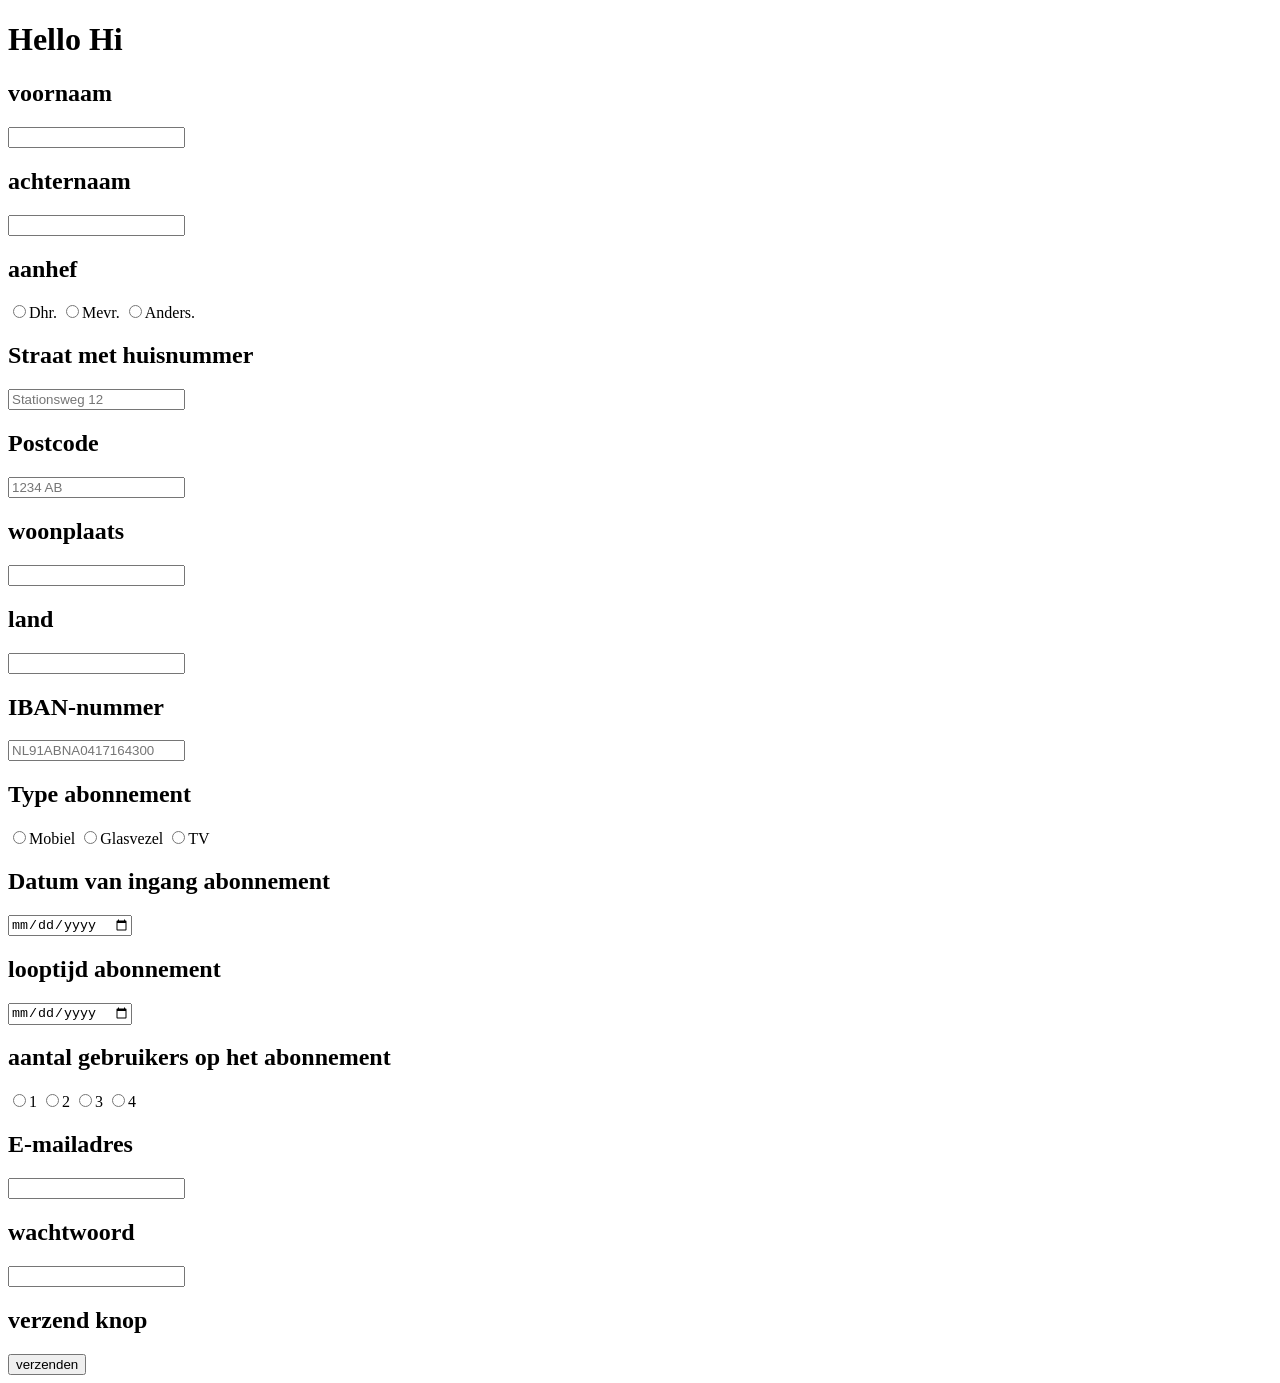
<file: 3.2/index.html>
<!DOCTYPE html>
<html lang="en">
<head>
    <meta charset="UTF-8">
    <meta name="viewport" content="width=device-width, initial-scale=1.0">
    <title>Document</title>
</head>
<body>

<h1>Hello Hi</h1>

<h2>voornaam</h2>
<input type="text" pattern="[A-Za-z\s]+" required>

<h2>achternaam</h2>
<input type="text" pattern="[A-Za-z\s]+" required>

<h2>aanhef</h2>
<input type="radio" name="Aanhef">Dhr.
<input type="radio" name="Aanhef">Mevr.
<input type="radio" name="Aanhef">Anders.

<h2>Straat met huisnummer</h2>
<input type="text" placeholder="Stationsweg 12" pattern="[0-9-A-Za-z\s]+" required>

<h2>Postcode</h2>
<input type="text" placeholder="1234 AB" pattern="[0-9-A-Za-z\s]+" required>

<h2>woonplaats</h2>
<input type="text" pattern="[A-Za-z\s]+" required>

<h2>land</h2>
<input type="text" pattern="[A-Za-z\s]+" required>

<h2>IBAN-nummer</h2>
<input type="text" pattern="[0-9-A-Za-z\s]+ required" placeholder="NL91ABNA0417164300">

<h2>Type abonnement</h2>
<input type="radio" name="abonnement">Mobiel
<input type="radio" name="abonnement">Glasvezel
<input type="radio" name="abonnement">TV

<h2>Datum van ingang abonnement</h2>
<input type="date">

<h2>looptijd abonnement</h2>
<input type="date">

<h2>aantal gebruikers op het abonnement</h2>
<input type="radio" name="gebruikers">1
<input type="radio" name="gebruikers">2
<input type="radio" name="gebruikers">3
<input type="radio" name="gebruikers">4

<h2>E-mailadres</h2>
<input type="email" pattern="[0-9-A-Za-z\s]+" required>

<h2>wachtwoord</h2>
<input type="password" pattern="[0-9-A-Za-z\s]+" required>

<h2>verzend knop</h2>
<button type="submit">verzenden</button>

    
</body>
</html>
</file>
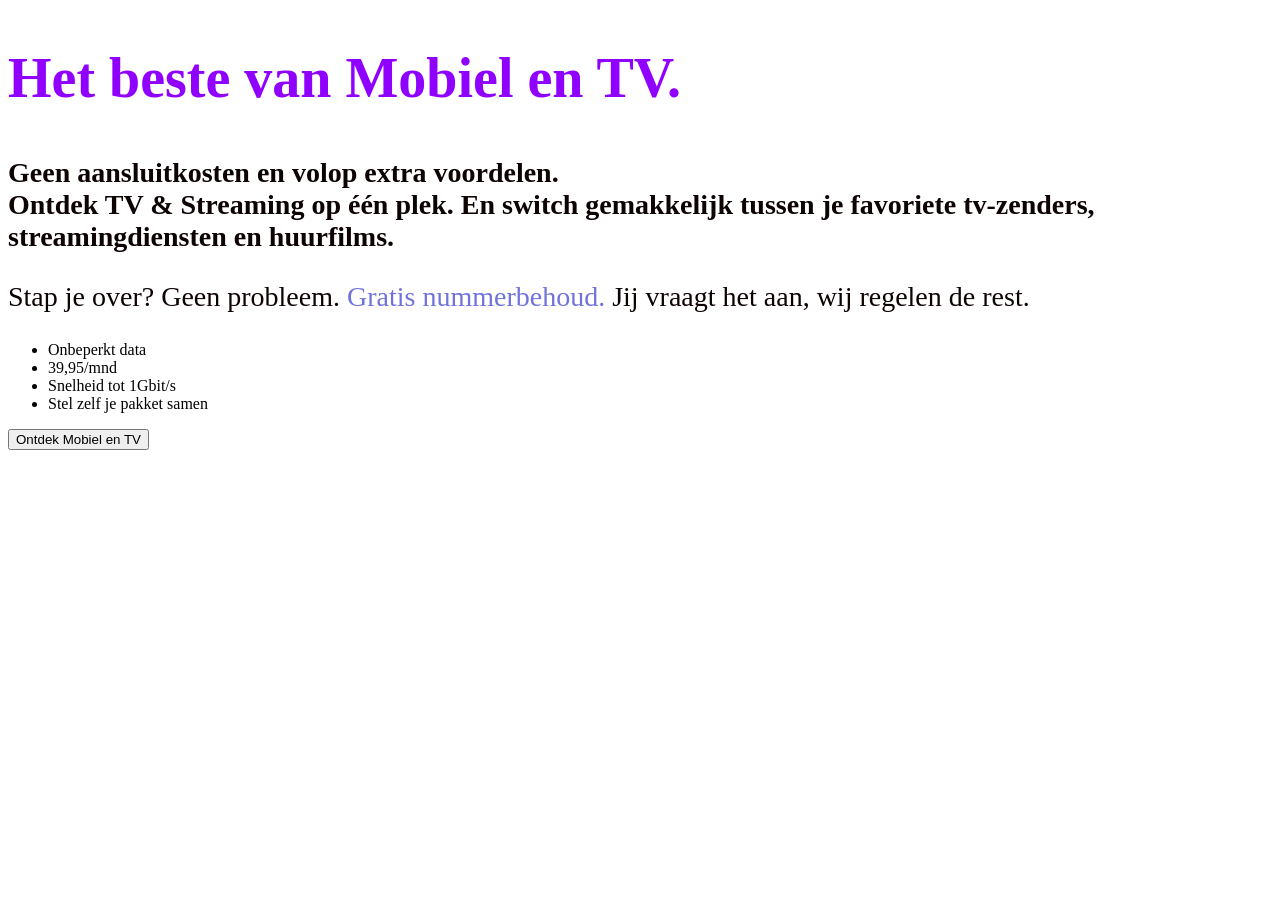
<file: 4.1/index.html>
<!DOCTYPE html>
<html lang="en">
  <head>
    <meta charset="UTF-8" />
    <meta name="viewport" content="width=device-width, initial-scale=1.0" />
    <title>Hallo Hi - Internet & Bellen</title>
    <link rel="stylesheet" href="main.css">
  </head>
  <body>
    <main class="main">
      <section class="section">
        <section class="section-left">
          <h2 class="section-title">Het beste van Mobiel en TV.</h2>
          <p class="bold">
            Geen aansluitkosten en volop extra voordelen.<br />Ontdek TV &
            Streaming op één plek. En switch gemakkelijk tussen je favoriete
            tv-zenders, streamingdiensten en huurfilms.
          </p>
          <p class="section-paragraph">
            Stap je over? Geen probleem. <a href="link">Gratis nummerbehoud.</a> Jij vraagt het
            aan, wij regelen de rest.
          </p>
          <ul class="section-list">
            <li class="section-item">Onbeperkt data</li>
            <li class="section-item">39,95/mnd</li>
            <li class="section-item">Snelheid tot 1Gbit/s</li>
            <li class="section-item">Stel zelf je pakket samen</li>
          </ul>
          <button class="section-button">Ontdek Mobiel en TV</button>
        </section>
      </section>
    </main>
  </body>
</html>
</file>
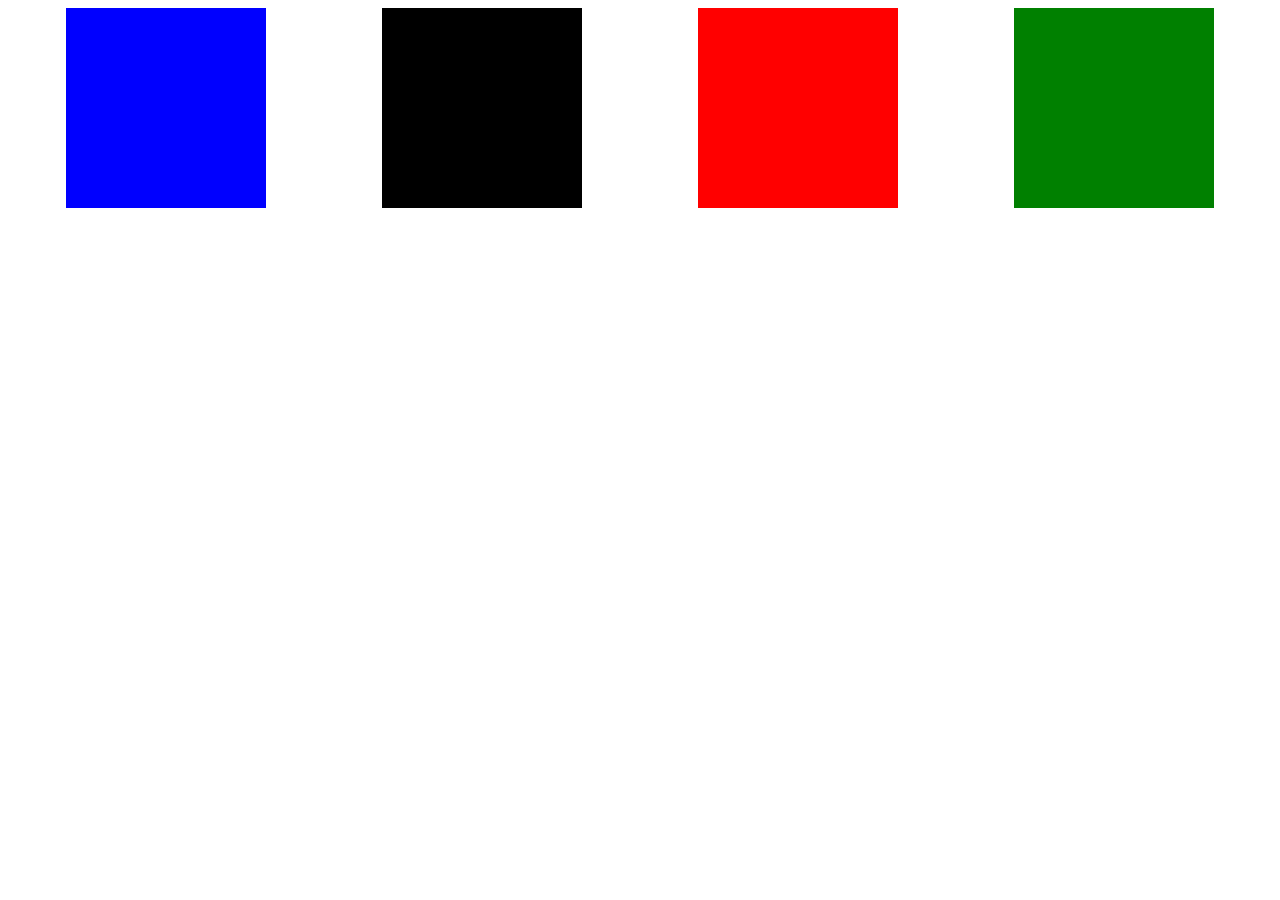
<file: 6.1/index.html>
<!DOCTYPE html>
<html lang="en">
<head>
    <meta charset="UTF-8">
    <meta name="viewport" content="width=device-width, initial-scale=1.0">
    <title>Document</title>
    <link rel="stylesheet" href="main.css">
</head>
<body>

    <div class="container">
            <div class="block-1"></div>
            <div class="block-2"></div>
            <div class="block-3"></div>
            <div class="block-4"></div>
    </div>
    
</body>
</html>
</file>
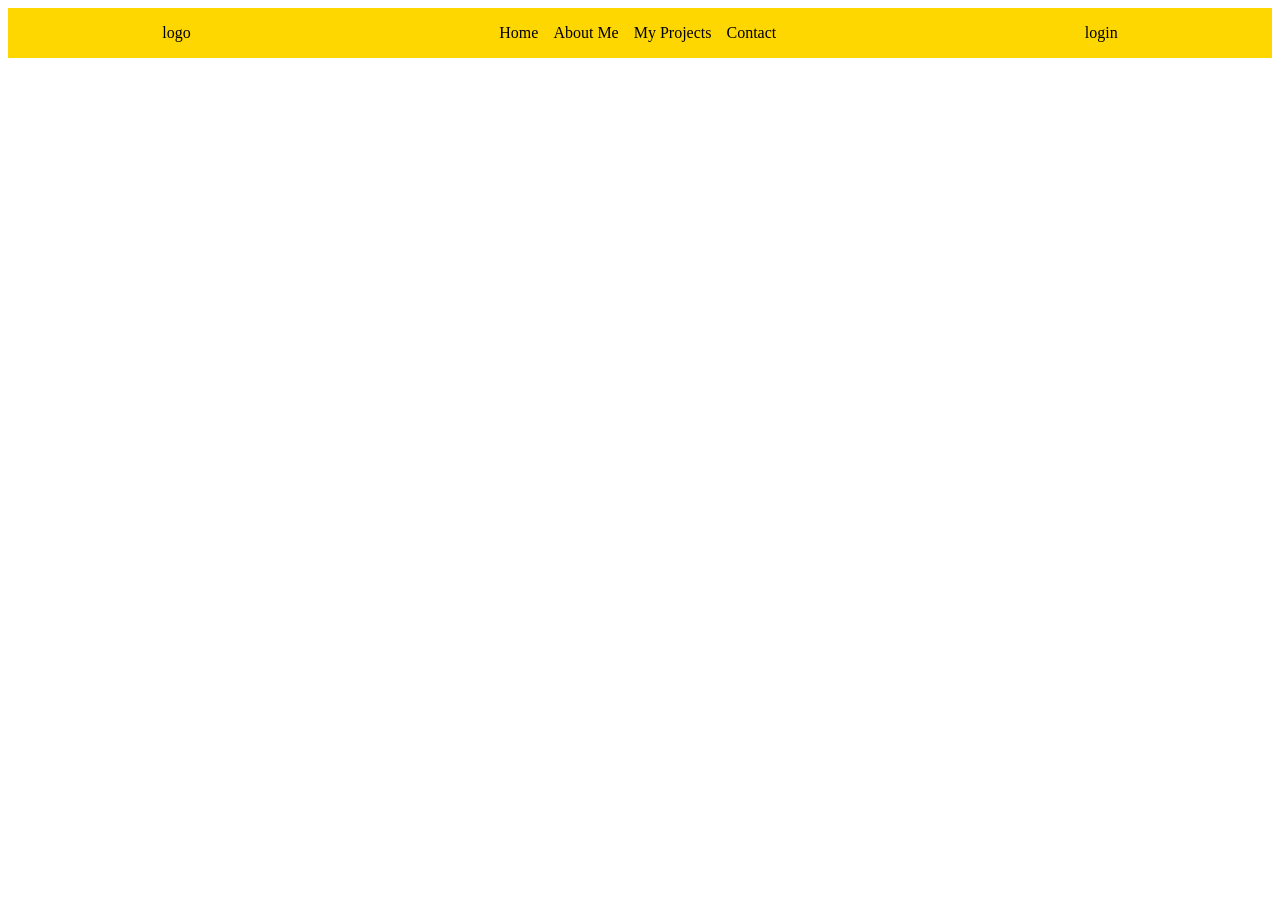
<file: 6.3/index.html>
<!DOCTYPE html>
<html lang="en">
<head>
    <meta charset="UTF-8">
    <meta name="viewport" content="width=device-width, initial-scale=1.0">
    <title>Document</title>
    <link rel="stylesheet" href="main.css">
</head>
<body>
    
    <nav>

        <div class="links">logo</div>
        <div class="midden">
            <p>Home</p>
            <p>About Me</p>
            <p>My Projects</p>
            <p>Contact</p>
        </div>
        <div class="rechts">login</div>

    </nav>


</body>
</html>
</file>
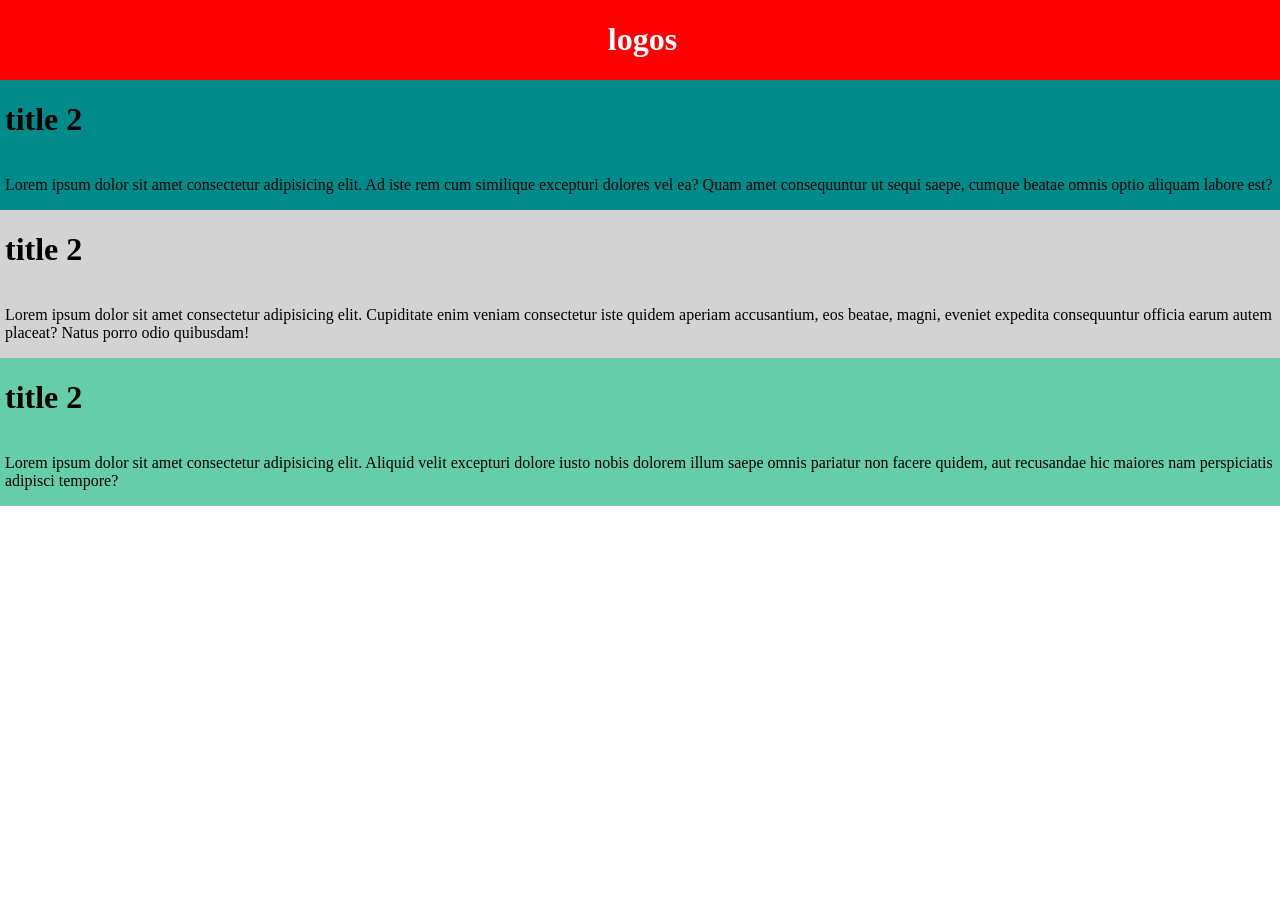
<file: 7.1/index.html>
<!DOCTYPE html>
<html lang="en">
<head>
    <meta charset="UTF-8">
    <meta name="viewport" content="width=device-width, initial-scale=1.0">
    <title>Document</title>
    <link rel="stylesheet" href="main.css">
</head>
<body>

    <div class="b1">

    <h1 >logos</h1>
    
    </div>

    <div class="b2">

    <h1 >title 2</h1>

    <p>Lorem ipsum dolor sit amet consectetur adipisicing elit. Ad iste rem cum similique excepturi dolores vel ea? Quam amet consequuntur ut sequi saepe, cumque beatae omnis optio aliquam labore est?</p>

    </div>

    <div class="b3">

    <h1 >title 2</h1>

    <p>Lorem ipsum dolor sit amet consectetur adipisicing elit. Cupiditate enim veniam consectetur iste quidem aperiam accusantium, eos beatae, magni, eveniet expedita consequuntur officia earum autem placeat? Natus porro odio quibusdam!</p>

    </div>

    <div class="b4">

    <h1 >title 2</h1>

    <p>Lorem ipsum dolor sit amet consectetur adipisicing elit. Aliquid velit excepturi dolore iusto nobis dolorem illum saepe omnis pariatur non facere quidem, aut recusandae hic maiores nam perspiciatis adipisci tempore?</p>

    </div>

</body>
</html>
</file>
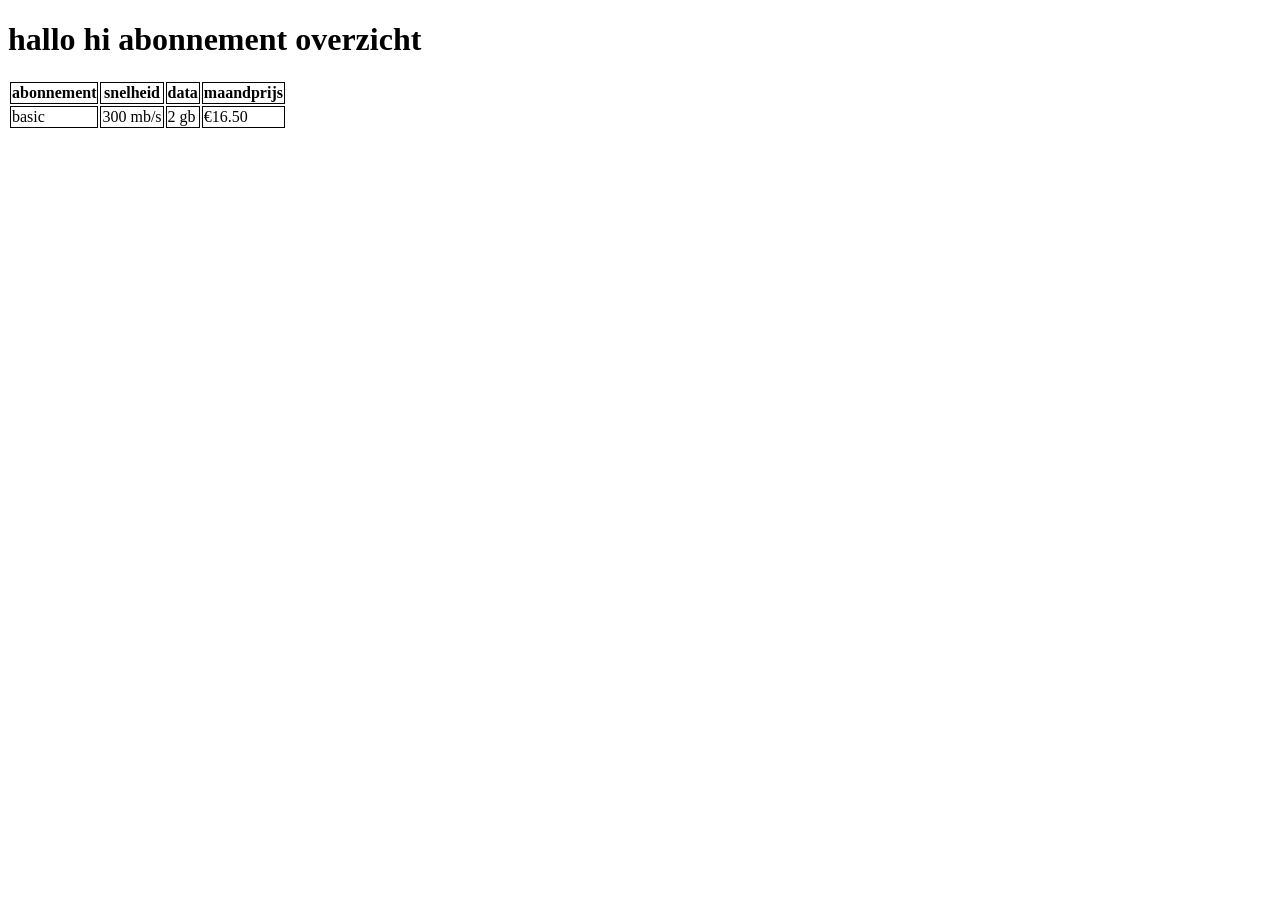
<file: indexx.html>
<!DOCTYPE html>
<html lang="en">
<head>
    <meta charset="UTF-8">
    <meta name="viewport" content="width=device-width, initial-scale=1.0">
    <title>Document</title>
    <link rel="stylesheet" href="test.css">
</head>
<body>
    
    <h1> hallo hi abonnement overzicht</h1>

<table>
    <thead>
        <tr> 
            <th>abonnement</th>
            <th>snelheid</th>
            <th>data</th>
            <th>maandprijs</th>
        </tr>

    </thead>
<tbody>
        <tr>
            <td>basic</td>
            <td>300 mb/s</td>
            <td>2 gb</td>
            <td> €16.50</td>
        </tr>
</tbody>

</table>


</body>
</html>
</file>
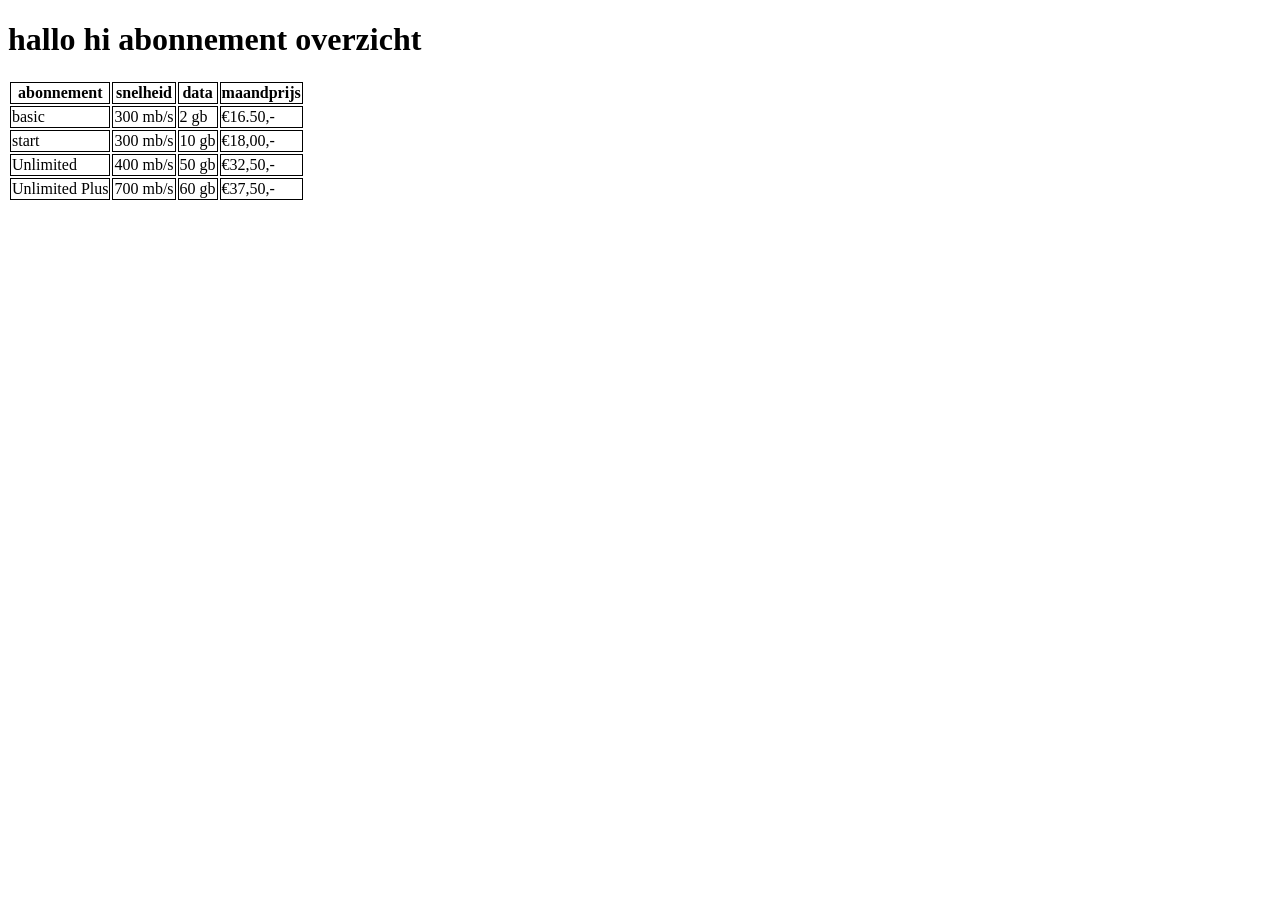
<file: 3.3/indexx.html>
<!DOCTYPE html>
<html lang="en">
<head>
    <meta charset="UTF-8">
    <meta name="viewport" content="width=device-width, initial-scale=1.0">
    <title>Document</title>
    <link rel="stylesheet" href="test.css">
</head>
<body>
    
    <h1> hallo hi abonnement overzicht</h1>

<table>
    <thead>
        <tr> 
            <th>abonnement</th>
            <th>snelheid</th>
            <th>data</th>
            <th>maandprijs</th>
        </tr>

    </thead>
<tbody>
        <tr>
            <td>basic</td>
            <td>300 mb/s</td>
            <td>2 gb</td>
            <td> €16.50,-</td>
        </tr>
</tbody>

<tbody>
    <tr>
        <td>start</td>
        <td>300 mb/s</td>
        <td> 10 gb</td>
        <td>€18,00,-</td>
    </tr>
</tbody>

<tbody>
    <tr>
        <td>Unlimited</td>
        <td>400 mb/s</td>
        <td>50 gb</td>
        <td>€32,50,-</td>
    </tr>
</tbody>

<tbody>
    <tr>
        <td>Unlimited Plus</td>
        <td>700 mb/s</td>
        <td>60 gb</td>
        <td>€37,50,-</td>

    </tr>
</tbody>

</table>


</body>
</html>
</file>
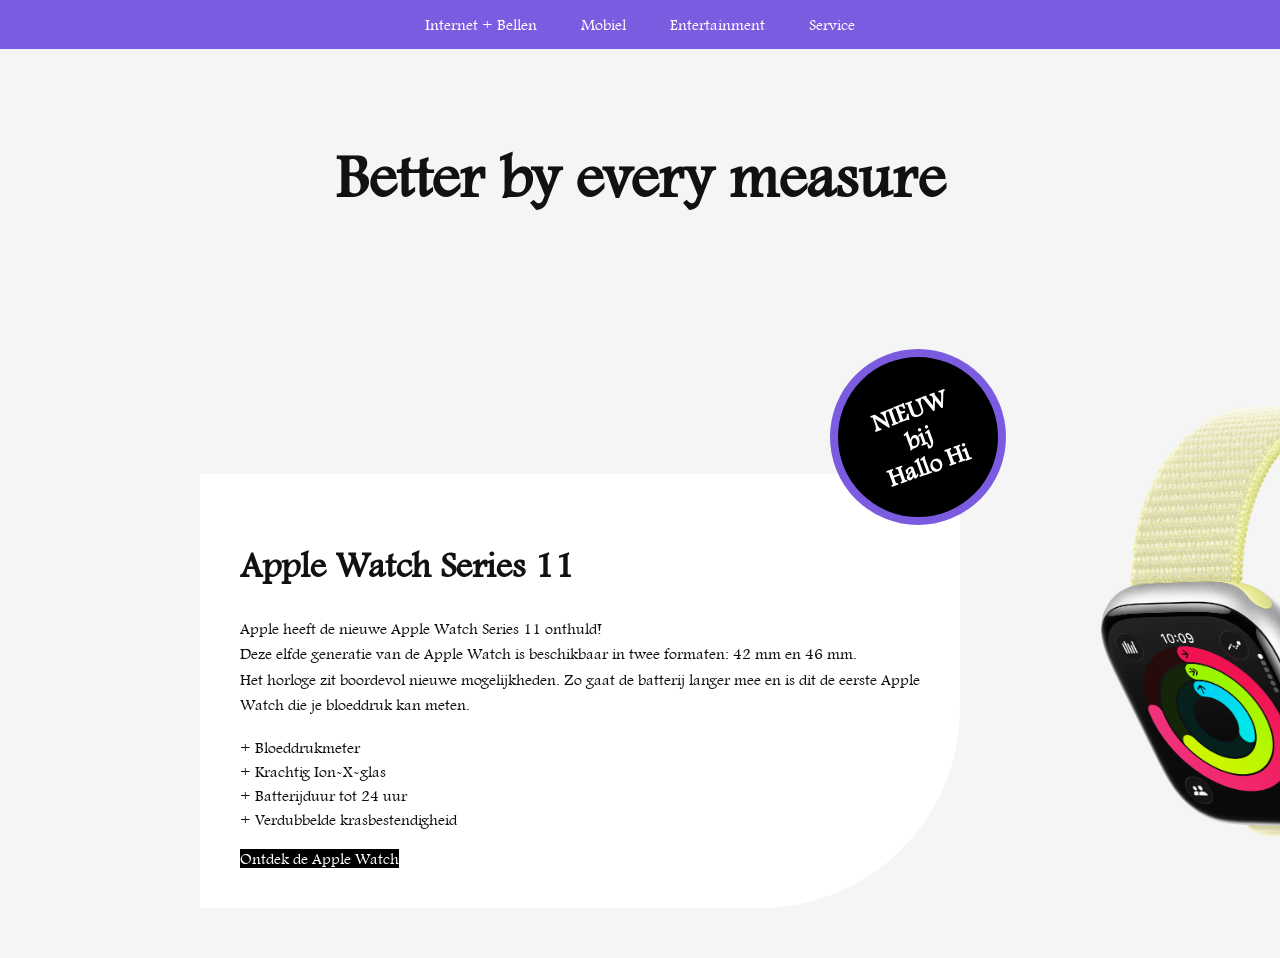
<file: 4.2/apple-watch-start (1).html>
<!DOCTYPE html>
<html lang="nl">
<head>
  <meta charset="UTF-8">
  <meta name="viewport" content="width=device-width, initial-scale=1.0">
  <title>Apple Watch Series 11 - Super Deal</title>
  <link rel="stylesheet" href="style.css">
</head>
<body>
  <!-- Navigatie -->
  <header>
    <nav class="navbar">
      <ul>
        <li><a href="#">Internet + Bellen</a></li>
        <li><a href="#">Mobiel</a></li>
        <li><a href="#">Entertainment</a></li>
        <li><a href="#">Service</a></li>
      </ul>
    </nav>
  </header>

  <!-- Hero sectie -->
  <section class="hero">
    <div class="deal-badge">
        <span>NIEUW<br>bij<br>Hallo Hi</span>
    </div>
    <div class="hero-content">
      
      <h1>Better by every measure</h1>
    </div>
  </section>
  <!-- Product info -->
  <section class="product-info">
    <h2>Apple Watch Series 11</h2>
    <p>
      Apple heeft de nieuwe Apple Watch Series 11 onthuld!<br>
      Deze elfde generatie van de Apple Watch is beschikbaar in twee formaten: 42 mm en 46 mm.<br>
      Het horloge zit boordevol nieuwe mogelijkheden. Zo gaat de batterij langer mee en is dit de eerste Apple Watch die je bloeddruk kan meten.
    </p>
    <ul>
      <li>+ Bloeddrukmeter</li>
      <li>+ Krachtig Ion-X-glas</li>
      <li>+ Batterijduur tot 24 uur</li>
      <li>+ Verdubbelde krasbestendigheid</li>
    </ul>
    <a href="#" class="cta-btn">Ontdek de Apple Watch</a>
  </section>
</body>
</html>
</file>
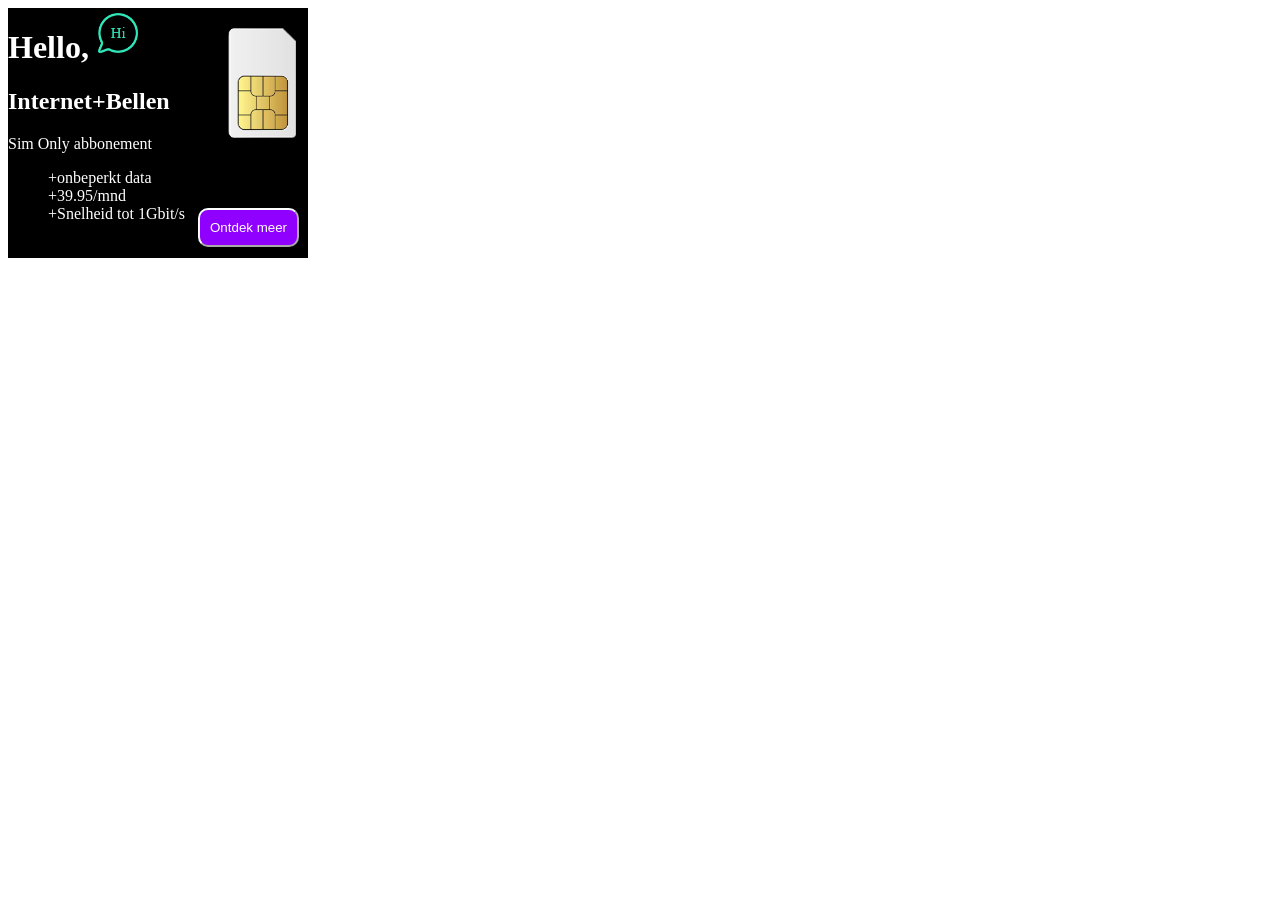
<file: w5_1-hellohi-bannerformaten/banner-300x250.html>
<!DOCTYPE html>
<html lang="en">
<head>
    <meta charset="UTF-8">
    <meta name="viewport" content="width=device-width, initial-scale=1.0">
    <title>Document</title>
    <link rel="stylesheet" href="main.css">
</head>
<body>

 <div class="stage bannerSize">

<h1 class="h1">Hello,</h1>

<img class="hi" src="banners/hi.png" alt="foto">

<h2 class="h2">Internet+Bellen</h2>

<p class="p">Sim Only abbonement</p>

<img class="sim" src="banners/simKaart.png" alt="foto">

<ul>
    <li>+onbeperkt data</li>
    <li>+39.95/mnd</li>
    <li>+Snelheid tot 1Gbit/s</li>
</ul>

<button class="buttn">Ontdek meer</button>
</div>
</body>
</html>
</file>
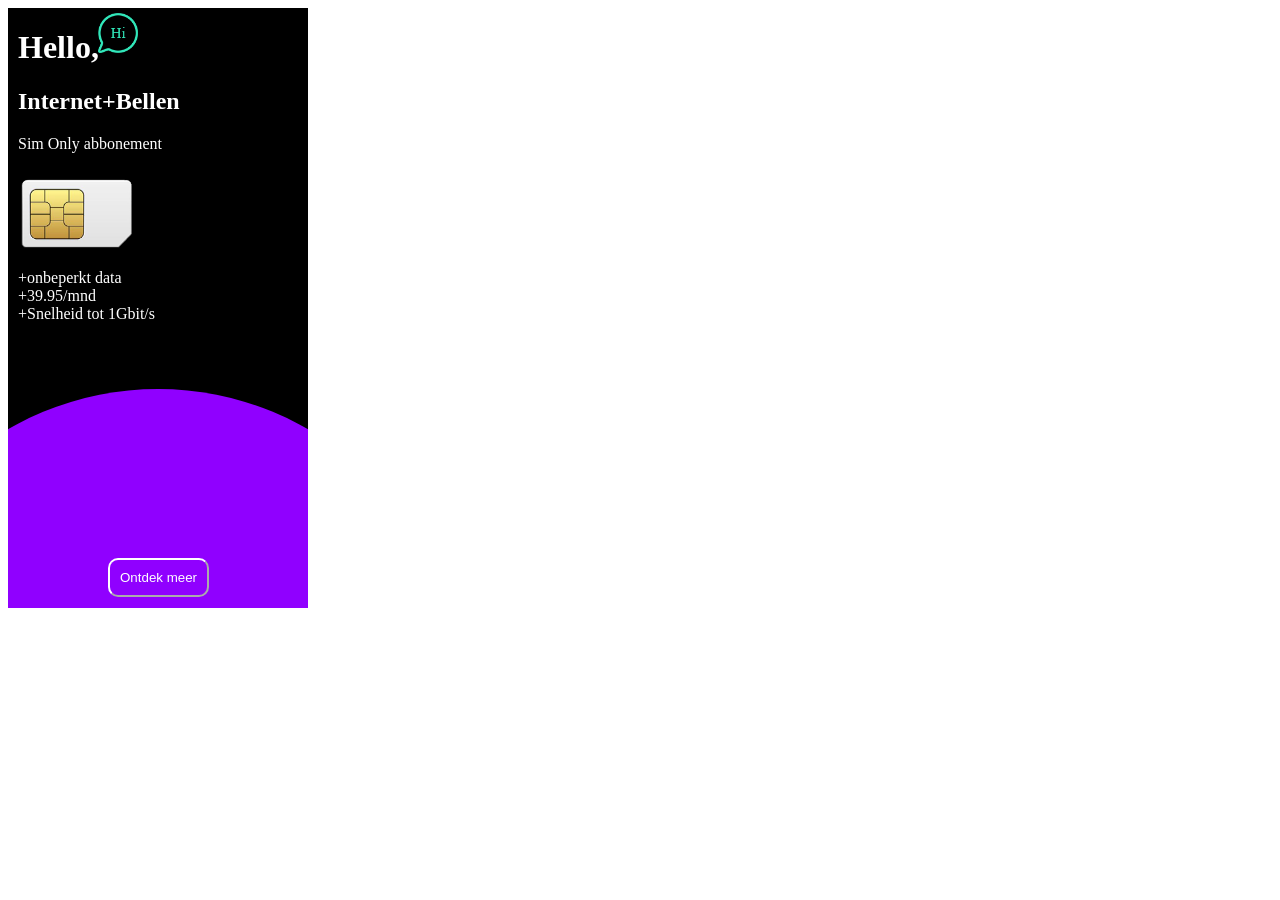
<file: w5_1-hellohi-bannerformaten/banner-300x600.html>
<!DOCTYPE html>
<html lang="en">
<head>
    <meta charset="UTF-8">
    <meta name="viewport" content="width=device-width, initial-scale=1.0">
    <title>Document</title>
    <link rel="stylesheet" href="main.css-300x600/main.css">
</head>
<body>

 <div class="stage bannerSize">

<h1 class="h1" >Hello,</h1>

<img class="hi" src="banners/hi.png" alt="foto">

<h2 class="h2" >Internet+Bellen</h2>

<p class="p" >Sim Only abbonement</p>

<img class="sim" src="banners/simKaart.png" alt="foto">

<ul>
    <li>+onbeperkt data</li>
    <li>+39.95/mnd</li>
    <li>+Snelheid tot 1Gbit/s</li>
</ul>

<div class="circle"></div>

<button class="buttn">Ontdek meer</button>
</div>
</body>
</html>
</file>
<file: 4.1/main.css>
h2{
    color: #9000ff;
    font-size: 56px;
    font-style: bold;
    font-family: "Merriweather", serif;
    font-weight: 900;
}

.bold{
    font-weight: 800;
}

p{
  color: #0d0303;  
  font-size: 28px;
}

a{
    color: #7272dd;
    text-decoration: none;
}
</file>
<file: 6.1/main.css>
.container{
    display: flex;
    flex-direction: row;
    justify-content: space-around;
}

.block-1{
    width: 200px;
    height: 200px;
    background-color: blue;
}

.block-2{
    width: 200px;
    height: 200px;
    background-color: black;
}

.block-3{
    width: 200px;
    height: 200px;
    background-color: red;
}

.block-4{
    width: 200px;
    height: 200px;
    background-color: green;
}
</file>
<file: 6.3/main.css>
nav{
    display: flex;
    justify-content: space-around;
    background-color: gold;
}

.links{
    display: flex;
    align-items: center;
}

.midden{
    display: flex;
    flex-direction: row;
    gap: 15px;
}

.rechts{
    display: flex;
    align-items: center;
}
</file>
<file: 7.1/main.css>
body{
    display: flex;
    margin: 0;
    padding: 0;
    min-width: 100vh;
    width: 100%;
    flex-direction: column;
    flex: 1;
}

.b1{
    display: flex;
    background-color: red;
    color: white;
    flex-direction: column;
    margin: 0;
    padding: 0;
    flex: 1;
    width: 100%;
    min-width: 100vh;
}

.b2{
    display: flex;
    background-color: yellow;
    flex-direction: column;
    margin: 0;
    padding: 0;
    flex:1;
    width: 100%;
    min-width: 100vh;
}

.b3{
    display: flex;
    background-color: orange;
    flex-direction: column;
    margin: 0;
    padding: 0;
    flex: 1;
    width: 100%;
    min-width: 100vh;
}

.b4{
    display: flex;
   background-color: green;
   flex-direction: column;
   margin: 0;
   padding: 0;
   flex: 1;
   width: 100%;
   min-width: 100vh;
}

h1{
    padding-left: 5px;
}

p{
    padding-left: 5px;
}

@media (min-width: 768px){
    body{
        display: flex;
    margin: 0;
    padding: 0;
    min-width: 768px;
    width: 100%;
    flex-direction: column;
    flex: 1;
    }

    .b1{
    display: flex;
    background-color: red;
    color: white;
    margin: 0;
    padding: 0;
    flex: 1;
    width: 100%;
    min-width: 768px;
    justify-content: center;
    align-items: center;
}

.b2{
    display: flex;
    background-color: aqua;
    flex-direction: column;
    margin: 0;
    padding: 0;
    flex:1;
    width: 100%;
    min-width: 768px;
}

.b3{
    display: flex;
    background-color: blue;
    flex-direction: column;
    margin: 0;
    padding: 0;
    flex: 1;
    width: 100%;
    min-width: 768px;
}

.b4{
    display: flex;
   background-color: pink;
   flex-direction: column;
   margin: 0;
   padding: 0;
   flex: 1;
   width: 100%;
   min-width: 768px;
}
}

@media (min-width: 1280px){
    body{
        display: flex;
    margin: 0;
    padding: 0;
    min-width: 1280px;
    width: 100%;
    flex-direction: column;
    flex: 1;
    }

    .b1{
    display: flex;
    background-color: red;
    color: white;
    margin: 0;
    padding: 0;
    flex: 1;
    width: 100%;
    min-width: 1280px;
    justify-content: center;
    align-items: center;
}

.b2{
    display: flex;
    background-color: darkcyan;
    flex-direction: column;
    margin: 0;
    padding: 0;
    flex:1;
    width: 100%;
    min-width: 1280px;
}

.b3{
    display: flex;
    background-color: lightgray;
    flex-direction: column;
    margin: 0;
    padding: 0;
    flex: 1;
    width: 100%;
    min-width: 1280px;
}

.b4{
    display: flex;
   background-color: mediumaquamarine;
   flex-direction: column;
   margin: 0;
   padding: 0;
   flex: 1;
   width: 100%;
   min-width: 1280px;}
}
</file>
<file: test.css>
th{
    border: 1px solid black;
}
td{
    border: 1px solid black;
}
</file>
<file: 3.3/test.css>
th{
    border: 1px solid black;
}
td{
    border: 1px solid black;
}
</file>
<file: 4.2/style.css>
/* Algemene stijl */

html {
  background-color: #f5f5f5;
  font-family: HelloHiFont;
}


/* Custom Font */
@font-face {
  font-family: HelloHiFont;
  src: url(font/ftltlt-webfont.woff);
}

@font-face {
  font-family: HelloHiFont2;
  src: url(font/ftltlt-webfont2.woff);
}


body {
  margin: 0;
  font-family: HelloHiFont, sans-serif;
 color: #111;
 background-image: url(image/watch.png);
 background-position: right;
 background-repeat: no-repeat;
 background-size: 400px;
 background-position: 1100px;
 background-position-y: 400px;
}


/* Navigatie */
.navbar {
  background: #7b5ce0;
  padding: 15px 0;
  text-align: center;
}
.navbar ul {
  list-style: none;
  margin: 0;
  padding: 0;
}
.navbar ul li {
  display: inline-block;
  margin: 0 20px;
}
.navbar ul li a {
  color: white;
  text-decoration: none;
  font-weight: 500;
}

/* Hero sectie */
.hero {
  display: flex;
  justify-content: center;
  align-items: center;
  padding: 40px 20px;
  position: relative;
}

.deal-badge {
  position: absolute;
  left: 830px;
  top: 300px;
  background-color: #000;
  color: white;
  border-radius: 50%;
  width: 160px;
  height: 160px;
  display: flex;
  justify-content: center;
  align-items: center;
  font-weight: bold;
  font-size: 25px;
  border: 8px solid #7b5ce0;
  text-align: center;
}
.deal-badge span {
  transform: rotate(-20deg);
}

.hero-content {
  text-align: center;
}
.watch-img {
  width: 10vw;
align-content: center;
}
.hero h1 {
  font-size: 62px;
}

/* Product info */
.product-info {
  max-width: 680px;
  margin: 50px 200px;
  padding: 40px;
  background: #f5f5f5;
  background-color: #fff;
  margin-top: 170px;
  border-bottom-right-radius: 200px;
  

}
.product-info h2 {
  font-size: 36px;
}
.product-info p {
  line-height: 1.6;
}
.product-info ul {
  margin: 20px 0;
  padding: 0;
  list-style: none;
}
.product-info ul li {
  margin: 5px 0;
}
.cta-btn {
  display: inline-block;
  background: black;
  color: white;
  text-decoration-line: none;
  font-family: 'hellohifont';
}
</file>
<file: w5_1-hellohi-bannerformaten/main.css>
.stage {  
    position: relative;
    cursor: pointer;
    
    -webkit-box-sizing: border-box;
   -moz-box-sizing: border-box;
   box-sizing: border-box;    
   overflow: hidden;    
}

.bannerSize{ 
width: 300px; 
height: 250px; 
background-color: black;
}

body{
    color: white;
}

.hi{
height: 40px;
position: absolute;
left: 90px;
top: 5px;
}

.sim{
height: 110px;
position: absolute;
left: 220px;
top: 20px;
}
.buttn{
background-color: #9000ff;
color: white;
border-radius: 10px;
left: 190px;
top: 200px;
position: absolute;
padding: 10px;
border-color: white;
border-width: 2px;
}

li{
    list-style-type: none;
}
</file>
<file: w5_1-hellohi-bannerformaten/main.css-300x600/main.css>
.stage {  
    position: relative;
    cursor: pointer;
    
    -webkit-box-sizing: border-box;
   -moz-box-sizing: border-box;
   box-sizing: border-box;    
   overflow: hidden;    
}

.bannerSize{ 
width: 300px; 
height: 600px; 
background-color: black;
}

body{
    color: white;
}

.hi{
height: 40px;
position: absolute;
left: 90px;
top: 5px;
}

.sim{
height: 110px;
position: absolute;
top: 150px;
left: 35px;
transform: rotate(90deg);
}
.buttn{
background-color: #9000ff;
color: white;
border-radius: 10px;
left: 100px;
top: 550px;
position: absolute;
padding: 10px;
border-color: white;
border-width: 2px;
}

.h1{
    margin-left: 10px;
}

.h2{
    margin-left: 10px;
}

.p{
    margin-left: 10px;
    padding-bottom: 100px;
}

li{
    list-style-type: none;
    margin-left: -30px;
}

.circle{
    background-color: #9000ff;
    height: 100%;
    width: 200%;
    bottom: -50px;
    margin-left: -150px;
    border-radius: 9999px;
    position: relative;
    
}
</file>
